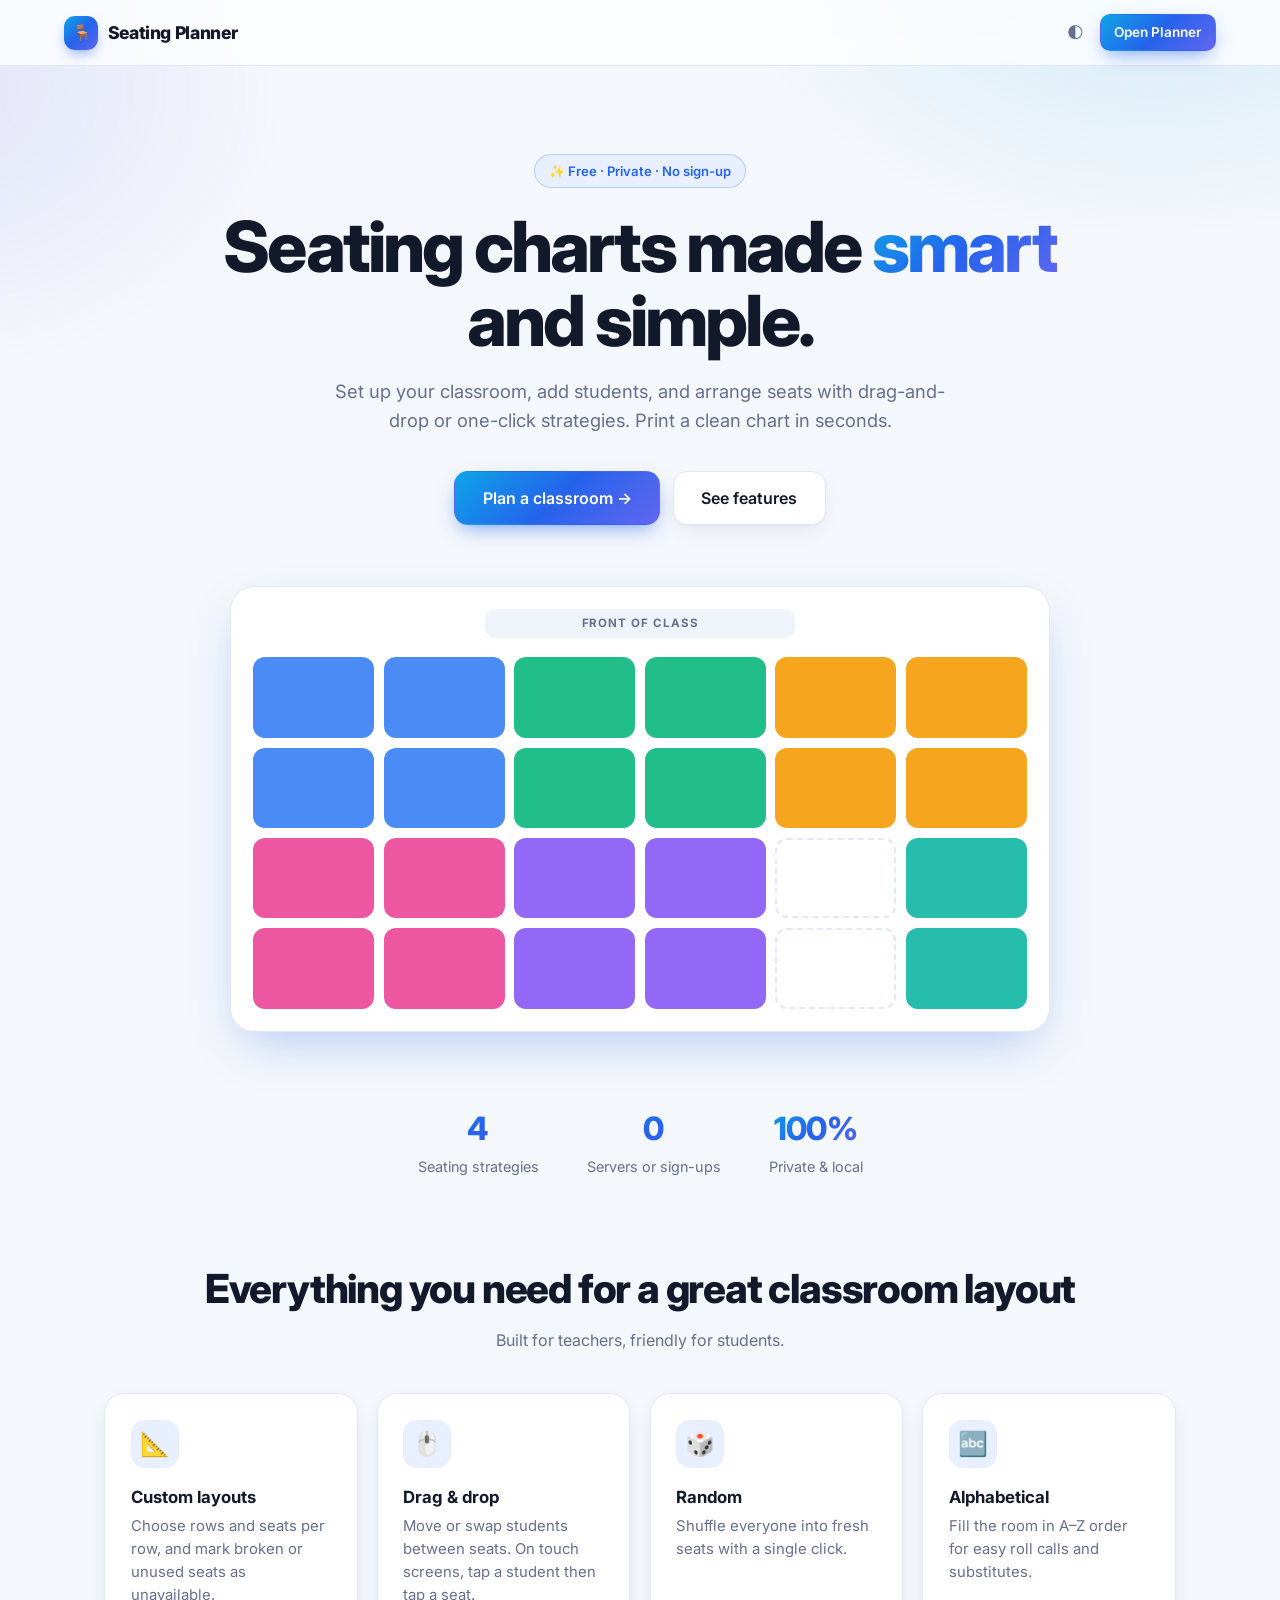
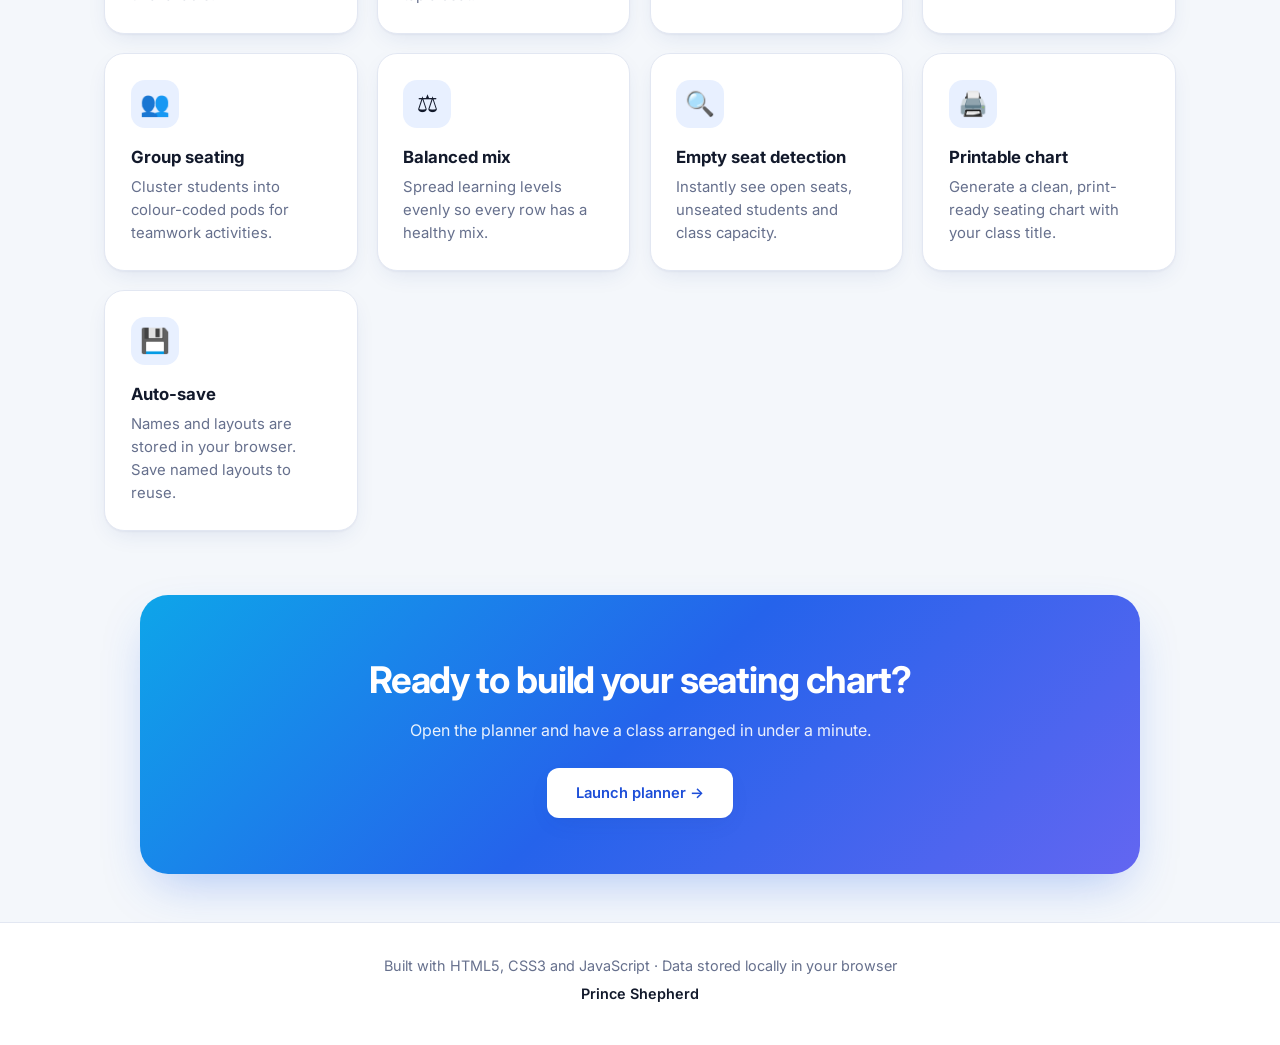
<file: index.html>
<!DOCTYPE html>
<html lang="en">
<head>
<meta charset="UTF-8">
<meta name="viewport" content="width=device-width, initial-scale=1">
<title>Smart Classroom Seating Planner</title>
<meta name="description" content="Design classroom seating charts with drag-and-drop, smart seating strategies and printable layouts.">
<link rel="stylesheet" href="css/style.css">
<script>try{document.documentElement.dataset.theme=localStorage.getItem('scsp-theme')||(matchMedia('(prefers-color-scheme: dark)').matches?'dark':'light')}catch(e){}</script>
</head>
<body>
<header class="nav">
  <div class="logo"><span aria-hidden="true">🪑</span> Seating Planner</div>
  <div class="nav-actions">
    <button class="icon-btn" id="theme" aria-label="Toggle light or dark theme">🌓</button>
    <a class="btn primary sm" href="planner.html">Open Planner</a>
  </div>
</header>
<main>
  <section class="hero">
    <div class="badge">✨ Free · Private · No sign-up</div>
    <h1>Seating charts made <em>smart</em> and simple.</h1>
    <p>Set up your classroom, add students, and arrange seats with drag-and-drop or one-click strategies. Print a clean chart in seconds.</p>
    <a class="btn primary" href="planner.html">Plan a classroom →</a>
    <a class="btn" href="#features">See features</a>
    <div class="preview" aria-hidden="true">
      <div class="pv-desk">FRONT OF CLASS</div>
      <div class="pv-seats">
        <i style="--c:var(--g0)"></i><i style="--c:var(--g0)"></i><i style="--c:var(--g1)"></i><i style="--c:var(--g1)"></i><i style="--c:var(--g2)"></i><i style="--c:var(--g2)"></i>
        <i style="--c:var(--g0)"></i><i style="--c:var(--g0)"></i><i style="--c:var(--g1)"></i><i style="--c:var(--g1)"></i><i style="--c:var(--g2)"></i><i style="--c:var(--g2)"></i>
        <i style="--c:var(--g3)"></i><i style="--c:var(--g3)"></i><i style="--c:var(--g4)"></i><i style="--c:var(--g4)"></i><i class="e"></i><i style="--c:var(--g5)"></i>
        <i style="--c:var(--g3)"></i><i style="--c:var(--g3)"></i><i style="--c:var(--g4)"></i><i style="--c:var(--g4)"></i><i class="e"></i><i style="--c:var(--g5)"></i>
      </div>
    </div>
  </section>
  <section class="metrics">
    <div><b>4</b><span>Seating strategies</span></div>
    <div><b>0</b><span>Servers or sign-ups</span></div>
    <div><b>100%</b><span>Private &amp; local</span></div>
  </section>
  <h2 class="section-title" id="features">Everything you need for a great classroom layout</h2>
  <p class="section-sub">Built for teachers, friendly for students.</p>
  <section class="features">
    <article class="feature"><div class="ico">📐</div><h3>Custom layouts</h3><p>Choose rows and seats per row, and mark broken or unused seats as unavailable.</p></article>
    <article class="feature"><div class="ico">🖱️</div><h3>Drag &amp; drop</h3><p>Move or swap students between seats. On touch screens, tap a student then tap a seat.</p></article>
    <article class="feature"><div class="ico">🎲</div><h3>Random</h3><p>Shuffle everyone into fresh seats with a single click.</p></article>
    <article class="feature"><div class="ico">🔤</div><h3>Alphabetical</h3><p>Fill the room in A–Z order for easy roll calls and substitutes.</p></article>
    <article class="feature"><div class="ico">👥</div><h3>Group seating</h3><p>Cluster students into colour-coded pods for teamwork activities.</p></article>
    <article class="feature"><div class="ico">⚖️</div><h3>Balanced mix</h3><p>Spread learning levels evenly so every row has a healthy mix.</p></article>
    <article class="feature"><div class="ico">🔍</div><h3>Empty seat detection</h3><p>Instantly see open seats, unseated students and class capacity.</p></article>
    <article class="feature"><div class="ico">🖨️</div><h3>Printable chart</h3><p>Generate a clean, print-ready seating chart with your class title.</p></article>
    <article class="feature"><div class="ico">💾</div><h3>Auto-save</h3><p>Names and layouts are stored in your browser. Save named layouts to reuse.</p></article>
  </section>
  <section class="cta">
    <h2>Ready to build your seating chart?</h2>
    <p>Open the planner and have a class arranged in under a minute.</p>
    <a class="btn" href="planner.html">Launch planner →</a>
  </section>
</main>
<footer class="site">
  <p>Built with HTML5, CSS3 and JavaScript · Data stored locally in your browser</p>
  <p><strong>Prince Shepherd</strong></p>
</footer>
<script>
document.getElementById('theme').onclick=()=>{const t=document.documentElement.dataset.theme==='dark'?'light':'dark';document.documentElement.dataset.theme=t;try{localStorage.setItem('scsp-theme',t)}catch(e){}};
</script>
</body>
</html>
</file>
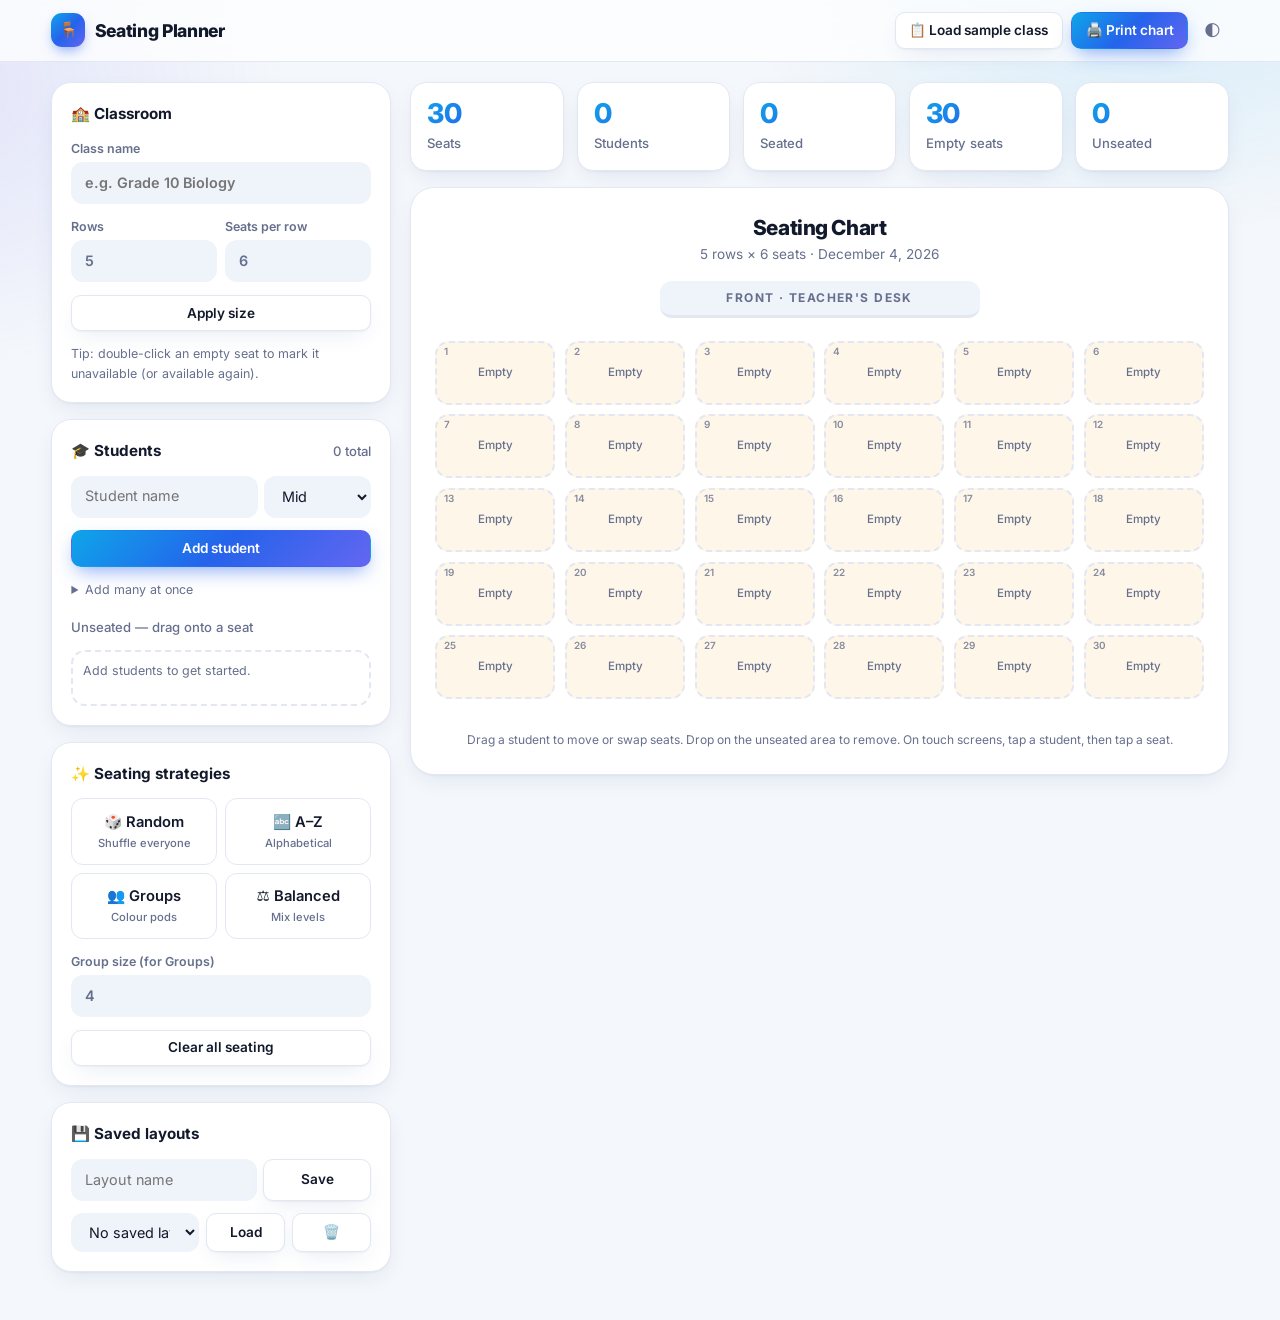
<file: planner.html>
<!DOCTYPE html>
<html lang="en">
<head>
<meta charset="UTF-8">
<meta name="viewport" content="width=device-width, initial-scale=1">
<title>Planner · Smart Classroom Seating</title>
<link rel="stylesheet" href="css/style.css">
<script>try{document.documentElement.dataset.theme=localStorage.getItem('scsp-theme')||(matchMedia('(prefers-color-scheme: dark)').matches?'dark':'light')}catch(e){}</script>
</head>
<body>
<header class="topbar">
  <a class="logo" href="index.html"><span aria-hidden="true">🪑</span> Seating Planner</a>
  <div class="spacer"></div>
  <button class="btn sm" id="sampleBtn">📋 Load sample class</button>
  <button class="btn primary sm" id="printBtn">🖨️ Print chart</button>
  <button class="icon-btn" id="themeBtn" aria-label="Toggle light or dark theme">🌓</button>
</header>

<div class="layout">
  <aside class="side no-print">
    <section class="card">
      <h2>🏫 Classroom</h2>
      <label class="f">Class name<input type="text" id="className" maxlength="50" placeholder="e.g. Grade 10 Biology"></label>
      <div class="row">
        <label class="f">Rows<input type="number" id="rows" min="1" max="12" value="5"></label>
        <label class="f">Seats per row<input type="number" id="cols" min="1" max="12" value="6"></label>
      </div>
      <button class="btn block sm" id="applySize">Apply size</button>
      <p class="hint">Tip: double-click an empty seat to mark it unavailable (or available again).</p>
    </section>

    <section class="card">
      <h2>🎓 Students <span class="muted" id="studentCount"></span></h2>
      <form class="row" id="addForm" style="gap:.4rem">
        <input type="text" id="stuName" placeholder="Student name" maxlength="40" required aria-label="Student name" style="flex:2">
        <select id="stuLevel" aria-label="Learning level" style="flex:1"><option value="M">Mid</option><option value="H">High</option><option value="L">Low</option></select>
      </form>
      <button class="btn primary block sm" form="addForm">Add student</button>
      <details>
        <summary class="hint" style="cursor:pointer">Add many at once</summary>
        <textarea id="bulk" placeholder="One name per line (or comma separated)" style="margin:.5rem 0"></textarea>
        <button class="btn block sm" id="bulkBtn">Add all</button>
      </details>
      <h2 style="margin-top:.3rem"><span class="muted">Unseated — drag onto a seat</span></h2>
      <div class="pool" id="pool" aria-label="Unseated students"></div>
    </section>

    <section class="card">
      <h2>✨ Seating strategies</h2>
      <div class="strat">
        <button class="btn" data-s="random">🎲 Random<small>Shuffle everyone</small></button>
        <button class="btn" data-s="alpha">🔤 A–Z<small>Alphabetical</small></button>
        <button class="btn" data-s="group">👥 Groups<small>Colour pods</small></button>
        <button class="btn" data-s="balanced">⚖️ Balanced<small>Mix levels</small></button>
      </div>
      <label class="f">Group size (for Groups)<input type="number" id="groupSize" min="2" max="8" value="4"></label>
      <button class="btn block sm danger" id="clearSeats">Clear all seating</button>
    </section>

    <section class="card">
      <h2>💾 Saved layouts</h2>
      <div class="row" style="gap:.4rem"><input type="text" id="layoutName" placeholder="Layout name" maxlength="30" aria-label="Layout name" style="flex:2"><button class="btn sm" id="saveLayout" style="flex:1">Save</button></div>
      <div class="row" style="gap:.4rem"><select id="layoutSel" aria-label="Saved layouts" style="flex:2"></select><button class="btn sm" id="loadLayout">Load</button><button class="btn sm danger" id="delLayout" aria-label="Delete layout">🗑️</button></div>
    </section>
  </aside>

  <main class="main">
    <div class="stats no-print" id="stats"></div>
    <section class="board-wrap">
      <h1 class="board-title" id="boardTitle">Seating Chart</h1>
      <p class="board-sub" id="boardSub"></p>
      <div class="front">FRONT · TEACHER'S DESK</div>
      <div class="board" id="board" role="grid" aria-label="Classroom seating"></div>
      <div class="legend" id="legend"></div>
      <p class="aisle-note no-print">Drag a student to move or swap seats. Drop on the unseated area to remove. On touch screens, tap a student, then tap a seat.</p>
      <p class="print-foot">Prince Shepherd · Smart Classroom Seating Planner</p>
    </section>
  </main>
</div>
<script src="js/app.js"></script>
</body>
</html>
</file>
<file: css/style.css>
@import url('https://fonts.googleapis.com/css2?family=Inter:wght@400;500;600;700;800&display=swap');

:root {
  --bg: #f4f7fb; --surface: #ffffff; --surface2: #eff3fa; --text: #12192b; --muted: #66708d;
  --border: #e2e7f2; --accent: #2563eb; --accent-soft: #e8f0ff;
  --ok: #10b981; --warn: #f59e0b; --bad: #ef4444;
  --grad: linear-gradient(135deg, #0ea5e9 0%, #2563eb 50%, #6366f1 100%);
  --shadow: 0 1px 2px rgba(20, 30, 70, .04), 0 8px 24px -8px rgba(30, 60, 140, .13);
  --shadow-lg: 0 20px 50px -15px rgba(37, 99, 235, .35);
  --glass: rgba(255, 255, 255, .75);
  --radius: 20px;
  --g0: #3b82f6; --g1: #10b981; --g2: #f59e0b; --g3: #ec4899; --g4: #8b5cf6; --g5: #14b8a6; --g6: #ef4444; --g7: #84cc16;
}
[data-theme="dark"] {
  --bg: #0a0e19; --surface: #131a2b; --surface2: #1b2337; --text: #ebf0fb; --muted: #94a0c0;
  --border: #242e48; --accent: #60a5fa; --accent-soft: #1a2a4f;
  --ok: #34d399; --warn: #fbbf24; --bad: #f87171;
  --shadow: 0 1px 2px rgba(0, 0, 0, .4), 0 10px 30px -10px rgba(0, 0, 0, .6);
  --shadow-lg: 0 20px 60px -15px rgba(96, 165, 250, .3);
  --glass: rgba(19, 26, 43, .75);
}
* { box-sizing: border-box; margin: 0; }
html { scroll-behavior: smooth; }
body { font-family: 'Inter', system-ui, -apple-system, 'Segoe UI', sans-serif; background: var(--bg); color: var(--text); line-height: 1.55; min-height: 100vh; -webkit-font-smoothing: antialiased; transition: background .3s, color .3s; }
body::before { content: ''; position: fixed; inset: 0; z-index: -1; pointer-events: none; background: radial-gradient(600px 400px at 90% -5%, rgba(14, 165, 233, .14), transparent 70%), radial-gradient(500px 400px at -5% 10%, rgba(99, 102, 241, .12), transparent 70%); }
a { color: inherit; text-decoration: none; }
button, input, select, textarea { font: inherit; color: inherit; }
::selection { background: var(--accent); color: #fff; }
:focus-visible { outline: 3px solid color-mix(in srgb, var(--accent) 55%, transparent); outline-offset: 2px; }
::-webkit-scrollbar { width: 8px; } ::-webkit-scrollbar-thumb { background: var(--border); border-radius: 8px; }

/* Buttons & inputs */
.btn { display: inline-flex; align-items: center; justify-content: center; gap: .45rem; padding: .6rem 1.2rem; border-radius: 12px; border: 1px solid var(--border); background: var(--surface); cursor: pointer; font-weight: 600; font-size: .92rem; box-shadow: var(--shadow); transition: transform .15s, box-shadow .2s, background .2s; }
.btn:hover { transform: translateY(-1px); background: var(--surface2); }
.btn.primary { background: var(--grad); border-color: transparent; color: #fff; box-shadow: 0 8px 20px -6px rgba(37, 99, 235, .6); }
.btn.primary:hover { filter: brightness(1.07); }
.btn.sm { padding: .42rem .85rem; font-size: .85rem; border-radius: 10px; }
.btn.block { width: 100%; }
.btn.danger:hover { background: var(--bad); color: #fff; border-color: var(--bad); }
.icon-btn { background: none; border: none; cursor: pointer; padding: .35rem .5rem; border-radius: 10px; color: var(--muted); font-size: 1rem; transition: background .15s, color .15s; }
.icon-btn:hover { background: var(--surface2); color: var(--text); }
input[type=text], input[type=number], select, textarea { background: var(--surface2); border: 1px solid transparent; border-radius: 12px; padding: .55rem .8rem; min-width: 0; font-size: .9rem; width: 100%; transition: border-color .15s, box-shadow .15s, background .15s; }
textarea { resize: vertical; min-height: 70px; }
input:hover, select:hover, textarea:hover { border-color: var(--border); }
input:focus, select:focus, textarea:focus { outline: none; border-color: var(--accent); background: var(--surface); box-shadow: 0 0 0 4px color-mix(in srgb, var(--accent) 18%, transparent); }
label.f { display: flex; flex-direction: column; gap: .25rem; font-size: .78rem; font-weight: 600; color: var(--muted); }

/* ---------- Landing ---------- */
.nav { display: flex; align-items: center; justify-content: space-between; padding: .9rem 5%; position: sticky; top: 0; z-index: 20; background: var(--glass); backdrop-filter: blur(14px); border-bottom: 1px solid var(--border); }
.logo { font-weight: 800; font-size: 1.1rem; display: flex; gap: .6rem; align-items: center; letter-spacing: -.02em; }
.logo span { background: var(--grad); color: #fff; width: 34px; height: 34px; border-radius: 11px; display: grid; place-items: center; box-shadow: 0 6px 14px -4px rgba(37, 99, 235, .6); font-size: .95rem; }
.nav-actions { display: flex; align-items: center; gap: .5rem; }
.hero { text-align: center; padding: 5.5rem 5% 2rem; }
.badge { display: inline-flex; gap: .4rem; align-items: center; padding: .35rem .9rem; border-radius: 99px; background: var(--accent-soft); color: var(--accent); font-size: .82rem; font-weight: 600; margin-bottom: 1.4rem; border: 1px solid color-mix(in srgb, var(--accent) 25%, transparent); }
.hero h1 { font-size: clamp(2.4rem, 6.5vw, 4.4rem); line-height: 1.05; letter-spacing: -.04em; font-weight: 800; max-width: 880px; margin: 0 auto 1.2rem; }
.hero h1 em { font-style: normal; background: var(--grad); -webkit-background-clip: text; background-clip: text; color: transparent; }
.hero > p { color: var(--muted); max-width: 640px; margin: 0 auto 2rem; font-size: 1.15rem; }
.hero .btn { margin: .3rem; padding: .85rem 1.7rem; font-size: 1rem; border-radius: 14px; }
.preview { max-width: 820px; margin: 3.5rem auto 0; background: var(--surface); border: 1px solid var(--border); border-radius: 24px; padding: 1.4rem; box-shadow: var(--shadow-lg); position: relative; }
.pv-desk { width: 40%; margin: 0 auto 1.2rem; padding: .35rem; text-align: center; font-size: .72rem; font-weight: 700; color: var(--muted); background: var(--surface2); border-radius: 10px; letter-spacing: .08em; }
.pv-seats { display: grid; grid-template-columns: repeat(6, 1fr); gap: .6rem; }
.pv-seats i { aspect-ratio: 1.5; border-radius: 12px; background: var(--c, var(--surface2)); opacity: .92; border: 2px dashed transparent; }
.pv-seats i.e { background: transparent; border-color: var(--border); }
.metrics { display: flex; justify-content: center; flex-wrap: wrap; gap: 3rem; padding: 2.5rem 5% 1rem; text-align: center; }
.metrics b { display: block; font-size: 2rem; font-weight: 800; letter-spacing: -.03em; background: var(--grad); -webkit-background-clip: text; background-clip: text; color: transparent; }
.metrics span { color: var(--muted); font-size: .9rem; }
.section-title { text-align: center; font-size: clamp(1.7rem, 4vw, 2.5rem); letter-spacing: -.03em; margin-top: 4rem; font-weight: 800; }
.section-sub { text-align: center; color: var(--muted); margin-top: .5rem; }
.features { display: grid; grid-template-columns: repeat(auto-fit, minmax(250px, 1fr)); gap: 1.2rem; padding: 2.5rem 5% 3rem; max-width: 1200px; margin: auto; }
.feature { background: var(--surface); border: 1px solid var(--border); border-radius: var(--radius); padding: 1.6rem; box-shadow: var(--shadow); transition: transform .25s, box-shadow .25s, border-color .25s; }
.feature:hover { transform: translateY(-5px); box-shadow: var(--shadow-lg); border-color: color-mix(in srgb, var(--accent) 40%, var(--border)); }
.feature .ico { width: 48px; height: 48px; border-radius: 14px; background: var(--accent-soft); display: grid; place-items: center; font-size: 1.5rem; margin-bottom: 1rem; }
.feature h3 { margin-bottom: .35rem; font-size: 1.05rem; }
.feature p { color: var(--muted); font-size: .93rem; }
.cta { max-width: 1000px; margin: 1rem auto 3rem; background: var(--grad); color: #fff; border-radius: 28px; padding: 3.5rem 2rem; text-align: center; box-shadow: var(--shadow-lg); width: calc(100% - 10%); }
.cta h2 { font-size: clamp(1.6rem, 4vw, 2.3rem); letter-spacing: -.03em; margin-bottom: .6rem; }
.cta p { opacity: .9; margin-bottom: 1.6rem; }
.cta .btn { background: #fff; color: #1d4ed8; border: none; padding: .85rem 1.8rem; }
footer.site { text-align: center; color: var(--muted); padding: 2rem 5% 2.5rem; font-size: .9rem; border-top: 1px solid var(--border); background: var(--surface); }
footer.site p + p { margin-top: .3rem; } footer.site strong { color: var(--text); font-weight: 600; }
@media (max-width: 640px) { .metrics { gap: 1.5rem; } }

/* ---------- Planner ---------- */
.topbar { position: sticky; top: 0; z-index: 20; display: flex; align-items: center; gap: .5rem; padding: .75rem 4%; background: var(--glass); backdrop-filter: blur(14px); border-bottom: 1px solid var(--border); flex-wrap: wrap; }
.topbar .spacer { flex: 1; }
.layout { display: grid; grid-template-columns: 340px 1fr; gap: 1.2rem; max-width: 1500px; margin: auto; padding: 1.3rem 4% 3rem; align-items: start; }
@media (max-width: 960px) { .layout { grid-template-columns: 1fr; } }
.side { display: flex; flex-direction: column; gap: 1rem; }
.card { background: var(--surface); border: 1px solid var(--border); border-radius: var(--radius); box-shadow: var(--shadow); padding: 1.2rem; display: flex; flex-direction: column; gap: .8rem; animation: rise .5s both; }
@keyframes rise { from { opacity: 0; transform: translateY(12px); } }
.card h2 { font-size: .95rem; font-weight: 700; display: flex; justify-content: space-between; align-items: center; }
.muted { color: var(--muted); font-size: .82rem; font-weight: 500; }
.row { display: flex; gap: .5rem; } .row > * { flex: 1; }
.strat { display: grid; grid-template-columns: 1fr 1fr; gap: .5rem; }
.strat .btn { flex-direction: column; padding: .7rem .4rem; gap: .1rem; box-shadow: none; }
.strat .btn small { font-weight: 500; font-size: .7rem; color: var(--muted); }
.strat .btn:hover { border-color: var(--accent); }

.stats { display: grid; grid-template-columns: repeat(auto-fit, minmax(120px, 1fr)); gap: .8rem; }
.stat { background: var(--surface); border: 1px solid var(--border); border-radius: 16px; padding: .9rem 1rem; box-shadow: var(--shadow); }
.stat b { display: block; font-size: 1.7rem; font-weight: 800; letter-spacing: -.03em; line-height: 1.2; background: var(--grad); -webkit-background-clip: text; background-clip: text; color: transparent; }
.stat.warn b { background: none; color: var(--warn); }

.main { display: flex; flex-direction: column; gap: 1rem; min-width: 0; }
.board-wrap { background: var(--surface); border: 1px solid var(--border); border-radius: 24px; box-shadow: var(--shadow); padding: 1.5rem; overflow-x: auto; }
.board-title { text-align: center; font-size: 1.3rem; font-weight: 800; letter-spacing: -.02em; }
.board-sub { text-align: center; color: var(--muted); font-size: .85rem; margin-bottom: 1rem; }
.front { width: min(320px, 60%); margin: 0 auto 1.4rem; text-align: center; padding: .5rem; font-size: .75rem; font-weight: 700; letter-spacing: .12em; color: var(--muted); background: var(--surface2); border-radius: 12px; border-bottom: 3px solid var(--border); }
.board { display: grid; gap: .6rem; grid-template-columns: repeat(var(--cols), minmax(84px, 1fr)); min-width: min-content; }
.seat { position: relative; min-height: 64px; border-radius: 14px; padding: .5rem .4rem; display: flex; flex-direction: column; align-items: center; justify-content: center; text-align: center; font-size: .82rem; font-weight: 600; border: 2px solid var(--border); background: var(--surface2); cursor: pointer; transition: transform .15s, box-shadow .2s, border-color .15s; user-select: none; overflow-wrap: anywhere; line-height: 1.2; }
.seat .no { position: absolute; top: 3px; left: 7px; font-size: .62rem; color: var(--muted); font-weight: 600; opacity: .8; }
.seat.filled { background: color-mix(in srgb, var(--gc, var(--accent)) 16%, var(--surface)); border-color: color-mix(in srgb, var(--gc, var(--accent)) 55%, var(--border)); cursor: grab; }
.seat.filled:hover { transform: translateY(-2px); box-shadow: 0 8px 18px -8px color-mix(in srgb, var(--gc, var(--accent)) 70%, transparent); }
.seat.empty { border-style: dashed; background: color-mix(in srgb, var(--warn) 9%, transparent); color: var(--muted); font-weight: 500; }
.seat.empty::after { content: 'Empty'; font-size: .72rem; }
.seat.off { background: repeating-linear-gradient(45deg, transparent 0 6px, var(--surface2) 6px 12px); border-style: dotted; opacity: .55; }
.seat.off::after { content: 'Unavailable'; font-size: .68rem; color: var(--muted); }
.seat.over { border-color: var(--accent); background: var(--accent-soft); transform: scale(1.04); }
.seat.picked, .stu.picked { outline: 3px solid var(--accent); outline-offset: 2px; }
.seat .lvl { position: absolute; bottom: 4px; right: 6px; font-size: .6rem; font-weight: 700; color: var(--muted); }
.aisle-note { text-align: center; font-size: .75rem; color: var(--muted); margin-top: 1rem; }

.pool { display: flex; flex-wrap: wrap; gap: .4rem; min-height: 56px; padding: .6rem; border: 2px dashed var(--border); border-radius: 14px; max-height: 260px; overflow: auto; align-content: flex-start; transition: background .15s, border-color .15s; }
.pool.over { background: var(--accent-soft); border-color: var(--accent); }
.stu { display: inline-flex; align-items: center; gap: .3rem; padding: .3rem .4rem .3rem .75rem; background: var(--surface2); border: 1px solid var(--border); border-radius: 99px; font-size: .82rem; font-weight: 600; cursor: grab; }
.stu button { border: none; background: none; cursor: pointer; color: var(--muted); border-radius: 50%; width: 20px; height: 20px; line-height: 1; }
.stu button:hover { background: var(--bad); color: #fff; }
.hint { font-size: .78rem; color: var(--muted); }
.toast { position: fixed; bottom: 1.4rem; left: 50%; transform: translateX(-50%); background: var(--text); color: var(--bg); padding: .75rem 1.4rem; border-radius: 14px; z-index: 50; font-weight: 600; box-shadow: var(--shadow-lg); animation: rise .3s; }
.legend { display: flex; flex-wrap: wrap; gap: .3rem 1rem; justify-content: center; margin-top: 1rem; font-size: .78rem; color: var(--muted); }
.legend i { display: inline-block; width: 10px; height: 10px; border-radius: 3px; margin-right: .35rem; background: var(--gc); }
.print-foot { display: none; }
@media (prefers-reduced-motion: reduce) { * { transition: none !important; animation: none !important; } }

/* ---------- Print ---------- */
@media print {
  body { background: #fff !important; color: #000 !important; }
  body::before, .topbar, .side, .stats, .no-print, .aisle-note { display: none !important; }
  .layout { display: block; padding: 0; max-width: none; }
  .board-wrap { border: none; box-shadow: none; padding: 0; overflow: visible; }
  .board-title { font-size: 22pt; color: #000; } .board-sub { color: #333; }
  .front { background: #eee !important; color: #000; border-bottom: 3px solid #000; -webkit-print-color-adjust: exact; print-color-adjust: exact; }
  .seat { break-inside: avoid; border: 1.5px solid #000 !important; background: #fff !important; color: #000 !important; box-shadow: none !important; transform: none !important; cursor: default; }
  .seat.filled { background: color-mix(in srgb, var(--gc, #888) 22%, #fff) !important; -webkit-print-color-adjust: exact; print-color-adjust: exact; }
  .seat.empty { border-style: dashed !important; } .seat.empty::after { content: ''; }
  .seat.off { opacity: .35; } .seat.off::after { content: '✕'; }
  .legend { color: #000; -webkit-print-color-adjust: exact; print-color-adjust: exact; }
  .print-foot { display: block; text-align: center; margin-top: 1.5rem; font-size: 9pt; color: #555; }
  @page { margin: 12mm; }
}
</file>
